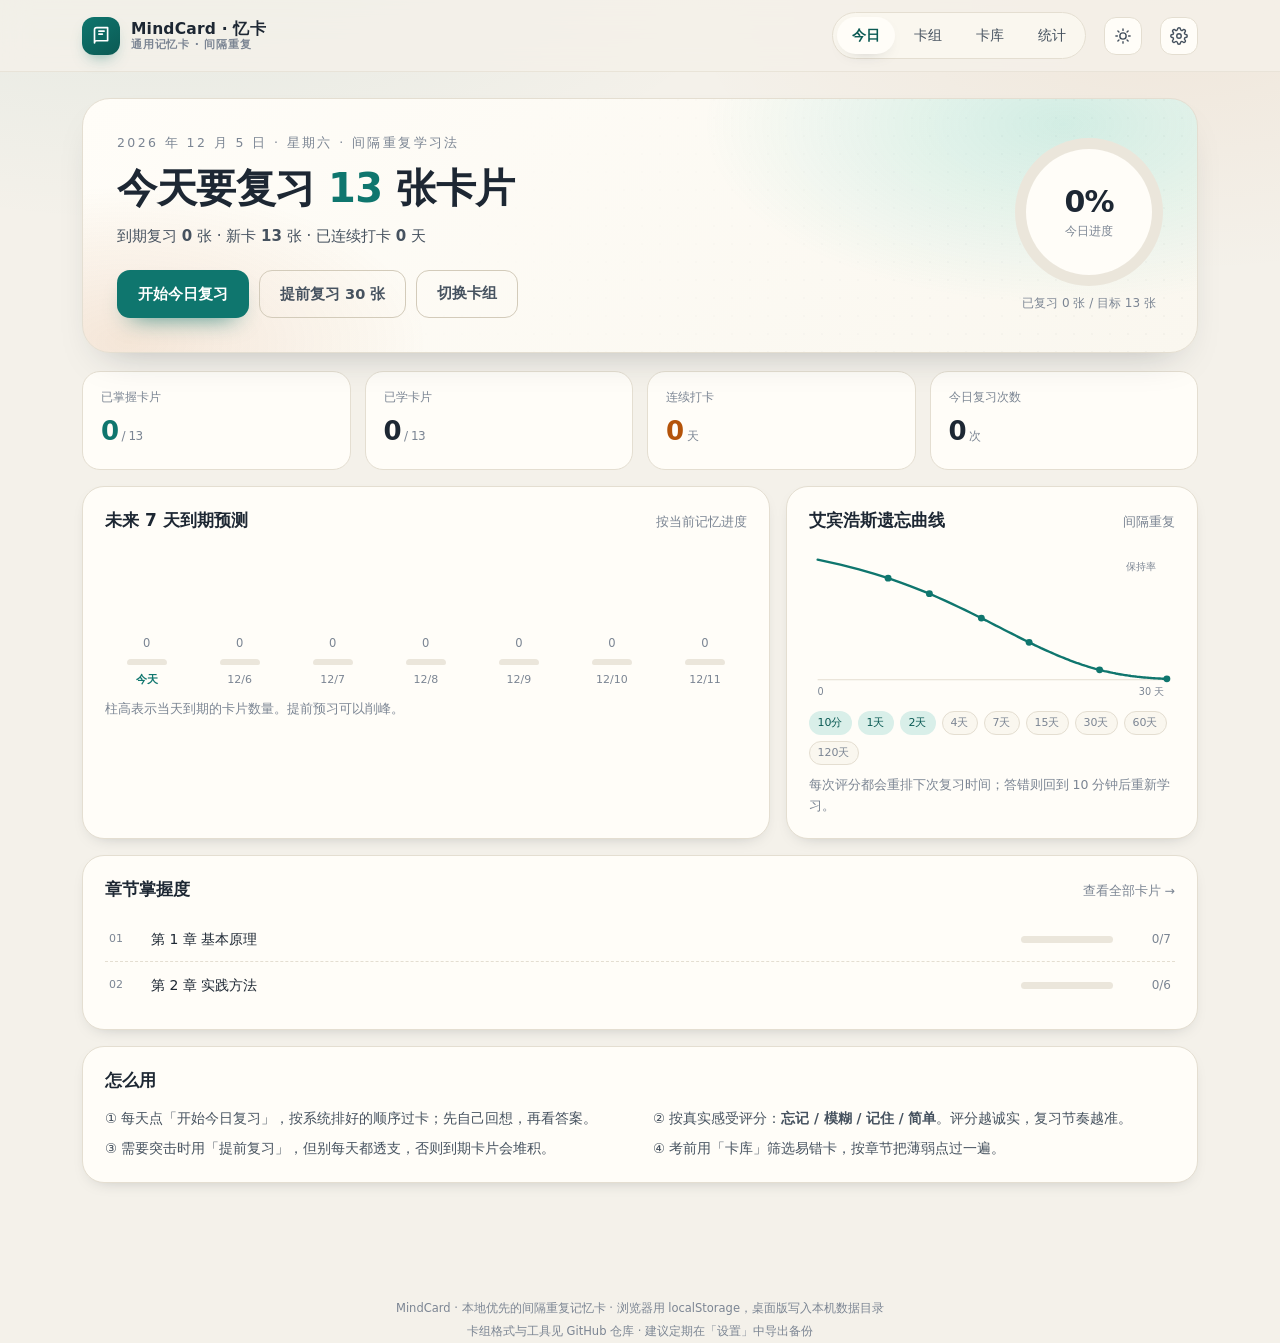
<file: app/index.html>
<!DOCTYPE html>
<html lang="zh-CN" data-theme="light">
<head>
<meta charset="utf-8">
<meta name="viewport" content="width=device-width, initial-scale=1, viewport-fit=cover">
<meta name="description" content="MindCard 忆卡：本地优先、卡组可交换的间隔重复记忆卡">
<title>MindCard · 忆卡</title>
<link rel="stylesheet" href="styles.css">
<link rel="icon" href="data:image/svg+xml,%3Csvg xmlns='http://www.w3.org/2000/svg' viewBox='0 0 64 64'%3E%3Crect width='64' height='64' rx='14' fill='%230f766e'/%3E%3Cpath d='M18 20h12c4 0 6 2 6 6v20c0-3-2-5-5-5H18z' fill='%23fff' opacity='.92'/%3E%3Cpath d='M46 20H34c-4 0-6 2-6 6v20c0-3 2-5 5-5h13z' fill='%23fff' opacity='.65'/%3E%3C/svg%3E">
</head>
<body>
<header class="topbar">
  <div class="topbar-in">
    <a class="brand" href="#/today">
      <span class="mark">
        <svg width="21" height="21" viewBox="0 0 24 24" fill="none" stroke="currentColor" stroke-width="1.9" stroke-linecap="round" stroke-linejoin="round">
          <path d="M4 5.5A2.5 2.5 0 0 1 6.5 3H19v15H6.5A2.5 2.5 0 0 0 4 20.5z"></path>
          <path d="M9 7h6M9 10.5h4"></path>
        </svg>
      </span>
      <span class="txt"><b>MindCard · 忆卡</b><span>通用记忆卡 · 间隔重复</span></span>
    </a>
    <nav class="nav">
      <a href="#/today" data-route="today">今日</a>
      <a href="#/decks" data-route="decks">卡组</a>
      <a href="#/library" data-route="library">卡库</a>
      <a href="#/stats" data-route="stats">统计</a>
    </nav>
    <button class="icon-btn" id="themeBtn" title="切换深色 / 浅色" aria-label="切换主题">
      <svg width="18" height="18" viewBox="0 0 24 24" fill="none" stroke="currentColor" stroke-width="1.9" stroke-linecap="round">
        <circle cx="12" cy="12" r="4.2"></circle>
        <path d="M12 2.5v2M12 19.5v2M2.5 12h2M19.5 12h2M5.2 5.2l1.4 1.4M17.4 17.4l1.4 1.4M18.8 5.2l-1.4 1.4M6.6 17.4l-1.4 1.4"></path>
      </svg>
    </button>
    <a class="icon-btn" href="#/settings" title="设置" aria-label="设置">
      <svg width="18" height="18" viewBox="0 0 24 24" fill="none" stroke="currentColor" stroke-width="1.9" stroke-linecap="round" stroke-linejoin="round">
        <circle cx="12" cy="12" r="3"></circle>
        <path d="M19.4 15a1.7 1.7 0 0 0 .3 1.9l.1.1a2 2 0 1 1-2.8 2.8l-.1-.1a1.7 1.7 0 0 0-1.9-.3 1.7 1.7 0 0 0-1 1.5V21a2 2 0 1 1-4 0v-.1a1.7 1.7 0 0 0-1.1-1.5 1.7 1.7 0 0 0-1.9.3l-.1.1a2 2 0 1 1-2.8-2.8l.1-.1a1.7 1.7 0 0 0 .3-1.9 1.7 1.7 0 0 0-1.5-1H3a2 2 0 1 1 0-4h.1a1.7 1.7 0 0 0 1.5-1.1 1.7 1.7 0 0 0-.3-1.9l-.1-.1a2 2 0 1 1 2.8-2.8l.1.1a1.7 1.7 0 0 0 1.9.3H9a1.7 1.7 0 0 0 1-1.5V3a2 2 0 1 1 4 0v.1a1.7 1.7 0 0 0 1 1.5 1.7 1.7 0 0 0 1.9-.3l.1-.1a2 2 0 1 1 2.8 2.8l-.1.1a1.7 1.7 0 0 0-.3 1.9V9a1.7 1.7 0 0 0 1.5 1H21a2 2 0 1 1 0 4h-.1a1.7 1.7 0 0 0-1.5 1z"></path>
      </svg>
    </a>
  </div>
</header>

<main class="shell" id="view">
  <div class="empty">正在加载…</div>
</main>

<footer>
  MindCard · 本地优先的间隔重复记忆卡 · 浏览器用 localStorage，桌面版写入本机数据目录<br>
  卡组格式与工具见 GitHub 仓库 · 建议定期在「设置」中导出备份
</footer>

<div class="toast" id="toast"></div>

<noscript><div class="shell"><p class="panel">需要启用 JavaScript 才能使用本软件。</p></div></noscript>

<!-- 内置卡组由 tools/build_app_decks.py 生成 -->
<script src="storage.js"></script>
<script src="decks.js"></script>
<script src="deck-store.js"></script>
<script src="app.js"></script>
</body>
</html>
</file>
<file: app/styles.css>
:root {
  --bg: #f4f1ea;
  --bg-soft: #ebe6db;
  --panel: #fffdf8;
  --panel-2: #faf7ef;
  --ink: #1d2733;
  --ink-2: #46525f;
  --muted: #7b8593;
  --line: #e4ded1;
  --line-strong: #d3cbba;
  --accent: #0f766e;
  --accent-soft: #d9efe9;
  --accent-ink: #0b5a54;
  --gold: #b45309;
  --gold-soft: #fbeedb;
  --rose: #b91c1c;
  --rose-soft: #fbe4e4;
  --blue: #1d4ed8;
  --blue-soft: #e3e9fb;
  --shadow: 0 18px 40px -24px rgba(29, 39, 51, 0.35);
  --shadow-sm: 0 6px 18px -12px rgba(29, 39, 51, 0.4);
  --radius: 22px;
  --radius-sm: 14px;
  --font: "PingFang SC", "HarmonyOS Sans SC", "Microsoft YaHei", "Noto Sans SC", system-ui, -apple-system, sans-serif;
  --mono: "Cascadia Code", "JetBrains Mono", Consolas, "Courier New", monospace;
}

[data-theme="dark"] {
  --bg: #12161b;
  --bg-soft: #171d24;
  --panel: #1a2129;
  --panel-2: #202832;
  --ink: #e8edf3;
  --ink-2: #bac4cf;
  --muted: #8b97a5;
  --line: #2a333e;
  --line-strong: #3a4552;
  --accent: #2dd4bf;
  --accent-soft: #123b38;
  --accent-ink: #7de8da;
  --gold: #fbbf24;
  --gold-soft: #3a2c12;
  --rose: #f87171;
  --rose-soft: #3d1b1b;
  --blue: #93b4ff;
  --blue-soft: #1c2a4a;
  --shadow: 0 18px 40px -24px rgba(0, 0, 0, 0.8);
  --shadow-sm: 0 6px 18px -12px rgba(0, 0, 0, 0.7);
}

* { box-sizing: border-box; }

html { scroll-behavior: smooth; }

body {
  margin: 0;
  font-family: var(--font);
  background:
    radial-gradient(1100px 600px at 12% -10%, rgba(15, 118, 110, 0.09), transparent 60%),
    radial-gradient(900px 500px at 92% 0%, rgba(180, 83, 9, 0.07), transparent 55%),
    var(--bg);
  color: var(--ink);
  -webkit-font-smoothing: antialiased;
  min-height: 100vh;
  line-height: 1.65;
}

[data-theme="dark"] body {
  background:
    radial-gradient(1100px 600px at 12% -10%, rgba(45, 212, 191, 0.07), transparent 60%),
    radial-gradient(900px 500px at 92% 0%, rgba(251, 191, 36, 0.05), transparent 55%),
    var(--bg);
}

a { color: inherit; text-decoration: none; }
button { font-family: inherit; cursor: pointer; }
::selection { background: var(--accent-soft); }

.shell { max-width: 1160px; margin: 0 auto; padding: 0 22px 70px; }

/* ---------- top bar ---------- */
.topbar {
  position: sticky; top: 0; z-index: 40;
  backdrop-filter: blur(14px);
  background: color-mix(in srgb, var(--bg) 82%, transparent);
  border-bottom: 1px solid color-mix(in srgb, var(--line) 70%, transparent);
}
.topbar-in {
  max-width: 1160px; margin: 0 auto; padding: 12px 22px;
  display: flex; align-items: center; gap: 18px;
}
.brand { display: flex; align-items: center; gap: 11px; font-weight: 700; letter-spacing: 0.2px; }
.brand .mark {
  width: 38px; height: 38px; border-radius: 12px;
  display: grid; place-items: center;
  background: linear-gradient(145deg, var(--accent), #0b5a54);
  color: #fff; box-shadow: 0 8px 18px -10px rgba(15, 118, 110, 0.9);
}
[data-theme="dark"] .brand .mark { color: #08312d; background: linear-gradient(145deg, #5eead4, #2dd4bf); }
.brand .txt { display: flex; flex-direction: column; line-height: 1.2; }
.brand .txt b { font-size: 15.5px; }
.brand .txt span { font-size: 11px; color: var(--muted); letter-spacing: 0.8px; }

.nav { display: flex; gap: 4px; margin-left: auto; padding: 4px; border-radius: 999px; background: var(--panel-2); border: 1px solid var(--line); }
.nav a {
  padding: 7px 15px; border-radius: 999px; font-size: 14px; color: var(--ink-2);
  transition: 0.18s ease; white-space: nowrap;
}
.nav a:hover { color: var(--ink); }
.nav a.on { background: var(--panel); color: var(--accent-ink); box-shadow: var(--shadow-sm); font-weight: 600; }

.icon-btn {
  width: 38px; height: 38px; border-radius: 12px; border: 1px solid var(--line);
  background: var(--panel); color: var(--ink-2); display: grid; place-items: center;
  transition: 0.18s ease;
}
.icon-btn:hover { color: var(--accent); border-color: var(--line-strong); transform: translateY(-1px); }

/* ---------- common ---------- */
.eyebrow { font-size: 12.5px; letter-spacing: 2.4px; text-transform: uppercase; color: var(--muted); margin: 0 0 8px; }
h1, h2, h3 { line-height: 1.3; margin: 0; }
h1 { font-size: clamp(26px, 3.4vw, 40px); letter-spacing: -0.5px; }
h2 { font-size: 20px; }
h3 { font-size: 16px; }
p { margin: 0; }
.lead { color: var(--ink-2); font-size: 15px; }
.muted { color: var(--muted); }
.tiny { font-size: 12.5px; }

.panel {
  background: var(--panel); border: 1px solid var(--line);
  border-radius: var(--radius); padding: 22px;
  box-shadow: var(--shadow-sm);
}
.panel-head { display: flex; align-items: baseline; gap: 12px; margin-bottom: 16px; }
.panel-head h2 { font-size: 17px; }
.panel-head .muted { margin-left: auto; font-size: 12.5px; }

.btn {
  display: inline-flex; align-items: center; justify-content: center; gap: 8px;
  border: 1px solid transparent; border-radius: 13px;
  padding: 11px 20px; font-size: 14.5px; font-weight: 600;
  background: var(--accent); color: #fff; transition: 0.18s ease;
  box-shadow: 0 12px 24px -14px rgba(15, 118, 110, 0.9);
}
.btn:hover { transform: translateY(-1px); filter: brightness(1.05); }
.btn:active { transform: translateY(0); }
[data-theme="dark"] .btn { color: #052e2a; }
.btn.ghost { background: transparent; color: var(--ink-2); border-color: var(--line-strong); box-shadow: none; }
.btn.ghost:hover { color: var(--accent); border-color: var(--accent); }
.btn.soft { background: var(--accent-soft); color: var(--accent-ink); box-shadow: none; }
.btn.sm { padding: 8px 14px; font-size: 13px; border-radius: 10px; }
.btn:disabled { opacity: 0.45; cursor: not-allowed; transform: none; }

.chip {
  display: inline-flex; align-items: center; gap: 6px;
  padding: 3px 9px; border-radius: 999px;
  background: var(--panel-2); border: 1px solid var(--line);
  font-size: 11.5px; color: var(--ink-2); white-space: nowrap;
}
.chip.accent { background: var(--accent-soft); border-color: transparent; color: var(--accent-ink); }
.chip.gold { background: var(--gold-soft); border-color: transparent; color: var(--gold); }

.bar { height: 7px; border-radius: 99px; background: var(--bg-soft); overflow: hidden; }
.bar > i { display: block; height: 100%; border-radius: 99px; background: linear-gradient(90deg, var(--accent), #14b8a6); transition: width 0.6s cubic-bezier(.2,.8,.2,1); }

/* ---------- hero ---------- */
.hero {
  margin-top: 26px; padding: 34px; border-radius: 28px;
  background:
    radial-gradient(600px 300px at 88% 10%, rgba(20, 184, 166, 0.18), transparent 60%),
    radial-gradient(500px 260px at 4% 96%, rgba(180, 83, 9, 0.13), transparent 60%),
    linear-gradient(140deg, var(--panel), var(--panel-2));
  border: 1px solid var(--line);
  box-shadow: var(--shadow);
  display: grid; grid-template-columns: minmax(0, 1fr) auto; gap: 30px; align-items: center;
  position: relative; overflow: hidden;
}
.hero::after {
  content: ""; position: absolute; inset: 0; pointer-events: none;
  background-image: radial-gradient(circle at 1px 1px, rgba(29,39,51,0.06) 1px, transparent 0);
  background-size: 18px 18px; opacity: 0.5;
  mask-image: linear-gradient(120deg, transparent 30%, #000);
}
[data-theme="dark"] .hero::after { background-image: radial-gradient(circle at 1px 1px, rgba(255,255,255,0.06) 1px, transparent 0); }
.hero > * { position: relative; z-index: 1; }
.hero h1 em { font-style: normal; color: var(--accent); font-variant-numeric: tabular-nums; }
.hero .lead { margin-top: 10px; }
.hero-actions { display: flex; gap: 10px; margin-top: 22px; flex-wrap: wrap; }
.hero-side { display: flex; flex-direction: column; align-items: center; gap: 8px; }
.ring {
  --p: 0;
  width: 148px; height: 148px; border-radius: 50%;
  background: conic-gradient(var(--accent) calc(var(--p) * 1%), var(--bg-soft) 0);
  display: grid; place-items: center; position: relative;
}
.ring::before { content: ""; position: absolute; inset: 11px; border-radius: 50%; background: var(--panel); }
.ring .val { position: relative; text-align: center; line-height: 1.2; }
.ring .val b { display: block; font-size: 30px; letter-spacing: -1px; font-variant-numeric: tabular-nums; }
.ring .val span { font-size: 11.5px; color: var(--muted); }
.hero-side .caption { font-size: 12px; color: var(--muted); }

/* ---------- stats ---------- */
.stat-grid { display: grid; grid-template-columns: repeat(4, minmax(0, 1fr)); gap: 14px; margin-top: 18px; }
.stat {
  background: var(--panel); border: 1px solid var(--line); border-radius: 18px;
  padding: 16px 18px; display: flex; flex-direction: column; gap: 2px;
}
.stat .k { font-size: 12px; color: var(--muted); display: flex; align-items: center; gap: 6px; }
.stat .v { font-size: 26px; font-weight: 700; letter-spacing: -0.5px; font-variant-numeric: tabular-nums; }
.stat .v small { font-size: 12px; font-weight: 500; color: var(--muted); margin-left: 3px; }
.stat.warm .v { color: var(--gold); }
.stat.cool .v { color: var(--accent); }

/* ---------- dashboard layout ---------- */
.cols { display: grid; grid-template-columns: 1.25fr 0.75fr; gap: 16px; margin-top: 16px; }
.cols.even { grid-template-columns: 1fr 1fr; }

.forecast { display: flex; align-items: flex-end; gap: 10px; height: 140px; padding-top: 6px; }
.forecast .day { flex: 1; display: flex; flex-direction: column; align-items: center; gap: 6px; height: 100%; justify-content: flex-end; }
.forecast .col { width: 100%; max-width: 40px; border-radius: 8px 8px 4px 4px; background: linear-gradient(180deg, #14b8a6, var(--accent)); min-height: 4px; transition: height .5s ease; position: relative; }
.forecast .col.zero { background: var(--bg-soft); }
.forecast .n { font-size: 11.5px; color: var(--muted); font-variant-numeric: tabular-nums; }
.forecast .d { font-size: 11px; color: var(--muted); }
.forecast .d.today { color: var(--accent); font-weight: 700; }

.curve-wrap { position: relative; }
.curve-wrap svg { width: 100%; height: 150px; display: block; overflow: visible; }
.ladder { display: flex; flex-wrap: wrap; gap: 6px; margin-top: 12px; }
.ladder span { font-size: 11px; padding: 2px 8px; border-radius: 999px; background: var(--panel-2); border: 1px solid var(--line); color: var(--muted); font-variant-numeric: tabular-nums; }
.ladder span.on { background: var(--accent-soft); color: var(--accent-ink); border-color: transparent; }

.chapters { display: flex; flex-direction: column; gap: 2px; }
.chrow { display: grid; grid-template-columns: 30px minmax(0,1fr) 92px 46px; align-items: center; gap: 12px; padding: 10px 4px; border-bottom: 1px dashed var(--line); }
.chrow:last-child { border-bottom: 0; }
.chrow .idx { font-size: 11px; color: var(--muted); font-variant-numeric: tabular-nums; }
.chrow .name { font-size: 14px; white-space: nowrap; overflow: hidden; text-overflow: ellipsis; }
.chrow .pct { font-size: 12px; color: var(--muted); text-align: right; font-variant-numeric: tabular-nums; }
.chrow:hover .name { color: var(--accent); }

/* ---------- study ---------- */
.study { max-width: 800px; margin: 26px auto 0; }
.study-head { display: flex; align-items: center; gap: 14px; margin-bottom: 16px; }
.study-tools { display: flex; align-items: center; gap: 2px; flex: 0 0 auto; }
.study-tools .quit { white-space: nowrap; }
.study-head .bar { flex: 1; height: 6px; }
.counter { font-size: 12.5px; color: var(--muted); font-variant-numeric: tabular-nums; white-space: nowrap; }
.quit { border: 0; background: transparent; color: var(--muted); font-size: 13px; padding: 4px 6px; border-radius: 8px; }
.quit:hover { color: var(--rose); background: var(--rose-soft); }

.card {
  background: var(--panel); border: 1px solid var(--line); border-radius: 26px;
  padding: 30px 32px 24px; box-shadow: var(--shadow);
  min-height: 430px; display: flex; flex-direction: column;
  animation: cardIn 0.35s cubic-bezier(.2,.8,.2,1);
}
@keyframes cardIn { from { opacity: 0; transform: translateY(10px) scale(0.995); } to { opacity: 1; transform: none; } }
.card-top { display: flex; align-items: center; gap: 8px; flex-wrap: wrap; margin-bottom: 20px; }
.card-top .right { margin-left: auto; display: flex; gap: 6px; align-items: center; }
.q { font-size: clamp(18px, 2.2vw, 22px); font-weight: 650; line-height: 1.6; letter-spacing: -0.2px; }
.q .blank { color: var(--accent); }
pre.code, .card pre, .panel pre {
  font-family: var(--mono); font-size: 13.5px; line-height: 1.72;
  background: var(--panel-2); border: 1px solid var(--line); border-radius: 14px;
  padding: 14px 16px; overflow-x: auto; margin: 16px 0 0;
  color: var(--ink-2);
}
.answer {
  margin-top: 18px; padding: 18px 20px; border-radius: 16px;
  background: var(--accent-soft); border: 1px solid color-mix(in srgb, var(--accent) 22%, transparent);
  font-size: 15px; animation: fadeUp .28s ease;
}
.answer pre { background: color-mix(in srgb, var(--panel) 72%, transparent); margin-top: 10px; }
.answer .label { display: block; font-size: 11px; letter-spacing: 2px; color: var(--accent-ink); margin-bottom: 6px; font-weight: 700; }
.answer b { color: var(--accent-ink); }
[data-theme="dark"] .answer b { color: #a7f3e9; }
@keyframes fadeUp { from { opacity: 0; transform: translateY(6px); } to { opacity: 1; transform: none; } }

.card-foot { margin-top: auto; padding-top: 24px; }

.reveal-btn { width: 100%; padding: 15px; border-radius: 14px; border: 1px dashed var(--line-strong); background: var(--panel-2); color: var(--ink-2); font-size: 15px; font-weight: 600; transition: .18s; }
.reveal-btn:hover { border-color: var(--accent); color: var(--accent); background: var(--accent-soft); }

.opts { display: grid; gap: 9px; margin-top: 20px; }
.opt {
  text-align: left; padding: 12px 16px; border-radius: 13px;
  border: 1px solid var(--line); background: var(--panel-2); color: var(--ink);
  font-size: 14.5px; display: flex; gap: 11px; align-items: flex-start; transition: .16s;
}
.opt .key { flex: 0 0 22px; height: 22px; border-radius: 7px; display: grid; place-items: center; font-size: 11.5px; background: var(--bg-soft); color: var(--muted); font-weight: 700; margin-top: 1px; }
.opt:hover { border-color: var(--accent); transform: translateX(2px); }
.opt.correct { border-color: var(--accent); background: var(--accent-soft); }
.opt.correct .key { background: var(--accent); color: #fff; }
.opt.wrong { border-color: var(--rose); background: var(--rose-soft); }
.opt.wrong .key { background: var(--rose); color: #fff; }
.opt.dim { opacity: 0.55; }
.opt:disabled { cursor: default; transform: none; }
[data-theme="dark"] .opt.correct .key, [data-theme="dark"] .opt.wrong .key { color: #12161b; }

.cloze { display: flex; gap: 8px; margin-top: 20px; }
.cloze input {
  flex: 1; padding: 13px 16px; border-radius: 13px; border: 1px solid var(--line-strong);
  background: var(--panel-2); color: var(--ink); font-size: 16px; font-family: var(--font); outline: none;
}
.cloze input:focus { border-color: var(--accent); box-shadow: 0 0 0 3px var(--accent-soft); }
.cloze input:disabled { opacity: .6; background: var(--bg-soft); }
.cloze-feedback { margin-top: 8px; font-size: 13px; }
.cloze-feedback.ok { color: var(--accent); }
.cloze-feedback.no { color: var(--rose); }

.ratebar { display: grid; grid-template-columns: repeat(4, 1fr); gap: 8px; }
.rate {
  border: 1px solid var(--line); background: var(--panel-2); border-radius: 13px;
  padding: 10px 6px; display: flex; flex-direction: column; align-items: center; gap: 2px;
  color: var(--ink-2); transition: .16s;
}
.rate b { font-size: 14px; }
.rate span { font-size: 10.5px; color: var(--muted); font-variant-numeric: tabular-nums; }
.rate:hover { transform: translateY(-2px); border-color: var(--line-strong); }
.rate[data-g="0"]:hover { background: var(--rose-soft); border-color: var(--rose); color: var(--rose); }
.rate[data-g="1"]:hover { background: var(--gold-soft); border-color: var(--gold); color: var(--gold); }
.rate[data-g="2"]:hover { background: var(--accent-soft); border-color: var(--accent); color: var(--accent-ink); }
.rate[data-g="3"]:hover { background: var(--blue-soft); border-color: var(--blue); color: var(--blue); }
.rate kbd { font-size: 9.5px; opacity: .6; }

.kbd-hint { text-align: center; color: var(--muted); font-size: 11.5px; margin-top: 16px; }
kbd {
  font-family: var(--mono); font-size: 10.5px; padding: 1px 5px; border-radius: 5px;
  border: 1px solid var(--line-strong); border-bottom-width: 2px; background: var(--panel);
}

.summary { max-width: 620px; margin: 40px auto; text-align: center; }
.summary .big { font-size: 60px; line-height: 1; margin: 10px 0 6px; }
.summary-grid { display: grid; grid-template-columns: repeat(4, 1fr); gap: 10px; margin: 26px 0; }
.summary-grid div { background: var(--panel-2); border: 1px solid var(--line); border-radius: 14px; padding: 12px 6px; }
.summary-grid b { display: block; font-size: 22px; }
.summary-grid span { font-size: 11.5px; color: var(--muted); }

.grid-tips { display: grid; grid-template-columns: 1fr 1fr; gap: 8px 26px; font-size: 13.5px; color: var(--ink-2); }
.small { font-size: 13.5px; color: var(--ink-2); line-height: 1.9; }
.lib-active { display: flex; align-items: center; gap: 10px; margin: -4px 0 12px; font-size: 13px; color: var(--muted); flex-wrap: wrap; }
.lib-active b { color: var(--accent-ink); }
.lib-active button { border: 1px solid var(--line); background: var(--panel); color: var(--muted); border-radius: 999px; padding: 2px 10px; font-size: 11.5px; }
.lib-active button:hover { color: var(--rose); border-color: var(--rose); }

/* ---------- decks ---------- */
.deck-section { margin-top: 18px; }
.section-head { display: flex; align-items: center; gap: 10px; flex-wrap: wrap; margin-bottom: 10px; }
.section-head h2 { font-size: 18px; }
.section-head .add-deck {
  width: 30px; height: 30px; border-radius: 50%;
  font-size: 22px; line-height: 1; padding: 0 0 2px;
  color: var(--accent); background: transparent;
}
.section-head .add-deck:hover { color: #fff; background: var(--accent); border-color: var(--accent); }
.section-head .add-deck:disabled { opacity: 0.4; cursor: not-allowed; transform: none; }
.new-deck-panel { margin: 10px 0 14px; background: var(--panel); }
.deck-empty {
  padding: 18px; border: 1px dashed var(--line-strong); border-radius: 14px;
  background: var(--panel-2); text-align: center; color: var(--muted); font-size: 13px;
}
.deckgrid { display: grid; grid-template-columns: repeat(auto-fill, minmax(310px, 1fr)); gap: 12px; }
.deckcard {
  background: var(--panel); border: 1px solid var(--line); border-radius: 18px;
  padding: 16px 18px; display: flex; flex-direction: column; gap: 7px;
  transition: .18s;
}
.deckcard:hover { border-color: var(--line-strong); }
.deckcard.active { border-color: var(--accent); box-shadow: 0 0 0 3px var(--accent-soft); }
.deck-top { display: flex; justify-content: space-between; align-items: center; gap: 8px; }
.deckcard h3 { font-size: 17px; line-height: 1.4; }
.deck-desc { min-height: 2.5em; }
.deck-meta { display: flex; justify-content: space-between; gap: 8px; font-size: 11.5px; color: var(--muted); }
.deck-meta code { font-family: var(--mono); font-size: 10.5px; background: var(--panel-2); padding: 1px 6px; border-radius: 6px; }
.deck-actions { display: flex; gap: 6px; flex-wrap: wrap; margin-top: auto; padding-top: 8px; }
.import-preview { margin-top: 18px; padding: 16px; border: 1px solid var(--line); border-radius: 14px; background: var(--panel-2); }
.preview-list { list-style: none; padding: 0; margin: 10px 0 16px; display: flex; flex-direction: column; gap: 8px; }
.preview-list li { font-size: 13px; border-bottom: 1px dashed var(--line); padding-bottom: 8px; }
.preview-list li:last-child { border-bottom: 0; }

/* ---------- editor ---------- */
.form-row { display: grid; grid-template-columns: 1fr 1fr; gap: 12px; }
.field { margin-bottom: 12px; }
.field label { display: block; font-size: 12px; color: var(--muted); margin-bottom: 5px; }
.field input, .field select, .field textarea,
.type-fields input, .type-fields select, .type-fields textarea {
  width: 100%; padding: 10px 12px; border: 1px solid var(--line);
  border-radius: 10px; background: var(--panel-2); color: var(--ink);
  font-family: inherit; font-size: 14px; outline: none;
}
.field input:focus, .field select:focus, .field textarea:focus,
.type-fields input:focus, .type-fields select:focus, .type-fields textarea:focus {
  border-color: var(--accent); box-shadow: 0 0 0 3px var(--accent-soft);
}
.field textarea, .type-fields textarea { min-height: 76px; resize: vertical; line-height: 1.6; }
.type-fields select { width: auto; min-width: 160px; }
.type-fields { margin: 2px 0 12px; padding: 12px; border: 1px dashed var(--line-strong); border-radius: 12px; background: var(--panel-2); }
.type-fields > label { display: block; font-size: 12px; color: var(--muted); margin-bottom: 5px; }
.editlist { display: flex; flex-direction: column; gap: 8px; }
.editrow {
  display: flex; align-items: flex-start; gap: 10px; padding: 10px 12px;
  border: 1px solid var(--line); border-radius: 12px; background: var(--panel-2);
}
.editrow .num { font-size: 11px; color: var(--muted); padding-top: 3px; font-variant-numeric: tabular-nums; }
.editrow .body { flex: 1; min-width: 0; }
.editrow .qq { font-size: 13.5px; line-height: 1.5; }
.editrow .mm { font-size: 11.5px; color: var(--muted); margin-top: 3px; }
.editrow .go, .editrow .del {
  flex: 0 0 auto; border: 0; background: transparent; color: var(--muted);
  font-size: 12px; padding: 4px 8px; border-radius: 8px; font-family: inherit;
}
.editrow .go:hover { background: var(--accent-soft); color: var(--accent-ink); }
.editrow .del:hover { background: var(--rose-soft); color: var(--rose); }

/* ---------- library ---------- */

.page-head { margin: 30px 0 18px; display: flex; align-items: flex-end; gap: 16px; flex-wrap: wrap; }
.page-head .lead { max-width: 560px; }
.page-head .right { margin-left: auto; display: flex; gap: 8px; }

.searchbar { display: flex; gap: 10px; align-items: center; margin-bottom: 16px; }
.searchbar input {
  flex: 1; padding: 11px 16px; border-radius: 13px; border: 1px solid var(--line);
  background: var(--panel); color: var(--ink); font-family: inherit; font-size: 14px; outline: none;
}
.searchbar input:focus { border-color: var(--accent); box-shadow: 0 0 0 3px var(--accent-soft); }
.filters { display: flex; gap: 6px; flex-wrap: wrap; }
.filters button {
  border: 1px solid var(--line); background: var(--panel); color: var(--ink-2);
  padding: 6px 13px; border-radius: 999px; font-size: 12.5px;
}
.filters button.on { background: var(--ink); color: var(--bg); border-color: var(--ink); }

.chgrid { display: grid; grid-template-columns: repeat(3, minmax(0,1fr)); gap: 12px; margin-bottom: 26px; }
.chcard {
  background: var(--panel); border: 1px solid var(--line); border-radius: 18px;
  padding: 16px 17px; display: flex; flex-direction: column; gap: 9px; transition: .18s;
  text-align: left;
}
.chcard:hover { transform: translateY(-2px); box-shadow: var(--shadow-sm); border-color: var(--line-strong); }
.chcard .top { display: flex; align-items: center; gap: 8px; }
.chcard .num { width: 24px; height: 24px; border-radius: 8px; display: grid; place-items: center; font-size: 11px; font-weight: 700; background: var(--accent-soft); color: var(--accent-ink); }
.chcard .name { font-size: 14px; font-weight: 600; line-height: 1.4; }
.chcard .meta { display: flex; justify-content: space-between; align-items: center; font-size: 11.5px; color: var(--muted); }
.chcard .go {
  border: 1px solid var(--line); background: var(--panel-2); color: var(--ink-2);
  border-radius: 9px; padding: 3px 10px; font-size: 11.5px; font-family: inherit;
  transition: .16s;
}
.chcard .go:hover { background: var(--accent-soft); color: var(--accent-ink); border-color: transparent; }

.cardlist { display: flex; flex-direction: column; gap: 8px; }
.cardrow {
  background: var(--panel); border: 1px solid var(--line); border-radius: 15px;
  padding: 12px 16px; display: flex; gap: 12px; align-items: center;
}
.cardrow:hover { border-color: var(--line-strong); }
.cardrow .dot { width: 8px; height: 8px; border-radius: 50%; background: var(--line-strong); flex: 0 0 auto; }
.cardrow .dot.new { background: var(--line-strong); }
.cardrow .dot.learning { background: var(--gold); }
.cardrow .dot.review { background: var(--blue); }
.cardrow .dot.mastered { background: var(--accent); }
.cardrow .body { min-width: 0; flex: 1; }
.cardrow .qq { font-size: 13.5px; white-space: nowrap; overflow: hidden; text-overflow: ellipsis; }
.cardrow .mm { font-size: 11px; color: var(--muted); margin-top: 2px; }
.cardrow .go { border: 0; background: transparent; color: var(--muted); font-size: 12px; padding: 4px 8px; border-radius: 8px; }
.cardrow .go:hover { background: var(--accent-soft); color: var(--accent-ink); }
.cardrow .del {
  flex: 0 0 auto; border: 0; background: transparent; color: var(--muted);
  font-size: 12px; padding: 4px 8px; border-radius: 8px; font-family: inherit;
}
.cardrow .del:hover { background: var(--rose-soft); color: var(--rose); }

.trashlist { display: flex; flex-direction: column; gap: 8px; }
.trashrow {
  display: flex; align-items: center; gap: 12px; padding: 9px 12px;
  border: 1px solid var(--line); border-radius: 12px; background: var(--panel-2);
}
.trashrow span { flex: 1; font-size: 13px; color: var(--ink-2); overflow: hidden; text-overflow: ellipsis; white-space: nowrap; }
.empty { text-align: center; padding: 40px 20px; color: var(--muted); }

/* ---------- stats ---------- */
.heatmap { display: grid; grid-auto-flow: column; grid-template-rows: repeat(7, 1fr); grid-auto-columns: 13px; justify-content: start; gap: 3px; overflow-x: auto; padding-bottom: 4px; }
.hm { width: 13px; height: 13px; border-radius: 3px; background: var(--bg-soft); }
.hm.l1 { background: color-mix(in srgb, var(--accent) 22%, var(--bg-soft)); }
.hm.l2 { background: color-mix(in srgb, var(--accent) 45%, var(--bg-soft)); }
.hm.l3 { background: color-mix(in srgb, var(--accent) 70%, var(--bg-soft)); }
.hm.l4 { background: var(--accent); }
.hm-legend { display: flex; align-items: center; gap: 5px; font-size: 11px; color: var(--muted); margin-top: 8px; justify-content: flex-end; }
.hm-legend .hm { width: 11px; height: 11px; }

.gradebars { display: flex; flex-direction: column; gap: 10px; }
.gradebar { display: grid; grid-template-columns: 56px 1fr 40px; gap: 10px; align-items: center; font-size: 12.5px; }
.gradebar .track { height: 8px; border-radius: 99px; background: var(--bg-soft); overflow: hidden; }
.gradebar .track i { display: block; height: 100%; border-radius: 99px; }

/* ---------- cheatsheet ---------- */
.sheet { display: flex; flex-direction: column; gap: 14px; margin-top: 20px; }
.sheet details {
  background: var(--panel); border: 1px solid var(--line); border-radius: 18px; overflow: hidden;
}
.sheet details[open] { box-shadow: var(--shadow-sm); }
.sheet summary {
  cursor: pointer; padding: 15px 20px; font-weight: 650; font-size: 15px;
  display: flex; align-items: center; gap: 10px; list-style: none;
}
.sheet summary::-webkit-details-marker { display: none; }
.sheet summary::before { content: ""; width: 6px; height: 18px; border-radius: 3px; background: var(--accent); }
.sheet summary .count { margin-left: auto; font-size: 11.5px; color: var(--muted); font-weight: 500; }
.sheet .inner { padding: 0 20px 20px; overflow-x: auto; }
.sheet table { width: 100%; border-collapse: collapse; font-size: 13px; min-width: 460px; }
.sheet th, .sheet td { border-bottom: 1px solid var(--line); padding: 8px 10px; text-align: left; vertical-align: top; }
.sheet th { background: var(--panel-2); color: var(--ink-2); font-weight: 600; font-size: 12px; }
.sheet tr:last-child td { border-bottom: 0; }
.sheet td b { color: var(--accent-ink); }
.sheet ul { margin: 0; padding-left: 20px; font-size: 13.5px; color: var(--ink-2); }
.sheet li { margin: 5px 0; }
.formula { font-family: var(--mono); background: var(--panel-2); border: 1px solid var(--line); border-radius: 10px; padding: 8px 12px; font-size: 13px; margin: 8px 0; display: block; overflow-x: auto; }

/* ---------- settings ---------- */
.settings { max-width: 780px; margin: 26px auto 0; display: flex; flex-direction: column; gap: 14px; }
.setrow { display: flex; align-items: center; gap: 20px; padding: 15px 0; border-bottom: 1px dashed var(--line); }
.setrow:last-child { border-bottom: 0; }
.setrow .txt { flex: 1; }
.setrow .txt b { display: block; font-size: 14.5px; }
.setrow .txt span { font-size: 12.5px; color: var(--muted); }
.setrow input[type="number"], .setrow input[type="date"], .setrow select {
  width: 120px; padding: 9px 12px; border-radius: 10px; border: 1px solid var(--line-strong);
  background: var(--panel-2); color: var(--ink); font-family: inherit; font-size: 14px;
}
.setrow .actions { display: flex; gap: 8px; flex-wrap: wrap; }

/* ---------- storage warning ---------- */
.storage-warning {
  position: fixed; left: 50%; top: 76px; z-index: 90;
  width: min(760px, calc(100vw - 28px));
  transform: translateX(-50%) translateY(-8px);
  background: var(--panel); border: 1px solid var(--gold);
  border-left: 5px solid var(--gold);
  border-radius: 14px; padding: 12px 16px;
  box-shadow: var(--shadow); display: none; gap: 10px;
  align-items: flex-start; flex-direction: column;
}
.storage-warning.show { display: flex; transform: translateX(-50%) translateY(0); }
.storage-warning .sw-text { font-size: 13px; color: var(--ink-2); line-height: 1.6; }
.storage-warning .sw-actions { display: flex; gap: 8px; flex-wrap: wrap; }

/* ---------- card images ---------- */
.card-img {
  display: block; max-width: 100%; max-height: 52vh; object-fit: contain;
  margin: 12px 0; border-radius: 12px; border: 1px solid var(--line);
  background: #fff;
}
.q .card-img { max-height: 44vh; }
.answer .card-img { max-height: 42vh; }
.image-field { display: flex; align-items: center; gap: 10px; flex-wrap: wrap; }
.img-preview { display: flex; align-items: flex-start; gap: 10px; flex-wrap: wrap; }
.img-preview img {
  max-width: 260px; max-height: 180px; object-fit: contain;
  border-radius: 10px; border: 1px solid var(--line); background: #fff;
}
.thumb { margin-bottom: 6px; }
.card-img.lib-thumb {
  width: 54px; height: 40px; object-fit: cover;
  margin: 0; border-radius: 6px;
}

/* ---------- toast ---------- */
.toast {
  position: fixed; left: 50%; bottom: 26px; transform: translateX(-50%) translateY(20px);
  background: var(--ink); color: var(--bg); padding: 10px 18px; border-radius: 12px;
  font-size: 13.5px; opacity: 0; pointer-events: none; transition: .25s ease; z-index: 99;
  box-shadow: 0 14px 30px -14px rgba(0,0,0,.5);
}
.toast.show { opacity: 1; transform: translateX(-50%) translateY(0); }

footer { text-align: center; color: var(--muted); font-size: 11.5px; margin-top: 44px; padding: 0 22px; line-height: 2; overflow-wrap: anywhere; }
footer a { color: var(--accent); }

/* ---------- responsive ---------- */
@media (max-width: 900px) {
  .hero { grid-template-columns: 1fr; padding: 26px; }
  .hero-side { flex-direction: row; justify-content: flex-start; gap: 16px; }
  .ring { width: 112px; height: 112px; }
  .ring .val b { font-size: 24px; }
  .stat-grid { grid-template-columns: 1fr 1fr; }
  .cols, .cols.even { grid-template-columns: 1fr; }
  .chgrid { grid-template-columns: 1fr 1fr; }
  .grid-tips { grid-template-columns: 1fr; }
  .brand .txt span { display: none; }
}
@media (max-width: 680px) {
  .shell { padding: 0 14px 60px; }
  .topbar-in { padding: 10px 14px; gap: 10px; flex-wrap: wrap; }
  .nav { margin-left: 0; order: 3; width: 100%; justify-content: space-between; }
  .nav a { padding: 7px 10px; font-size: 13px; flex: 1; text-align: center; }
  .hero { padding: 22px; border-radius: 22px; }
  .card { padding: 22px 18px 18px; border-radius: 20px; min-height: 320px; }
  .stat-grid { gap: 9px; }
  .stat { padding: 13px 14px; }
  .stat .v { font-size: 22px; }
  .chgrid { grid-template-columns: 1fr; }
  .ratebar { grid-template-columns: 1fr 1fr; }
  .storage-warning { top: 118px; }
  .form-row { grid-template-columns: 1fr; }
  .editrow { flex-wrap: wrap; }
  .chrow { grid-template-columns: 22px minmax(0,1fr) 60px; }
  .chrow .pct { display: none; }
  .summary-grid { grid-template-columns: 1fr 1fr; }
  .hide-sm { display: none; }
}
</file>
